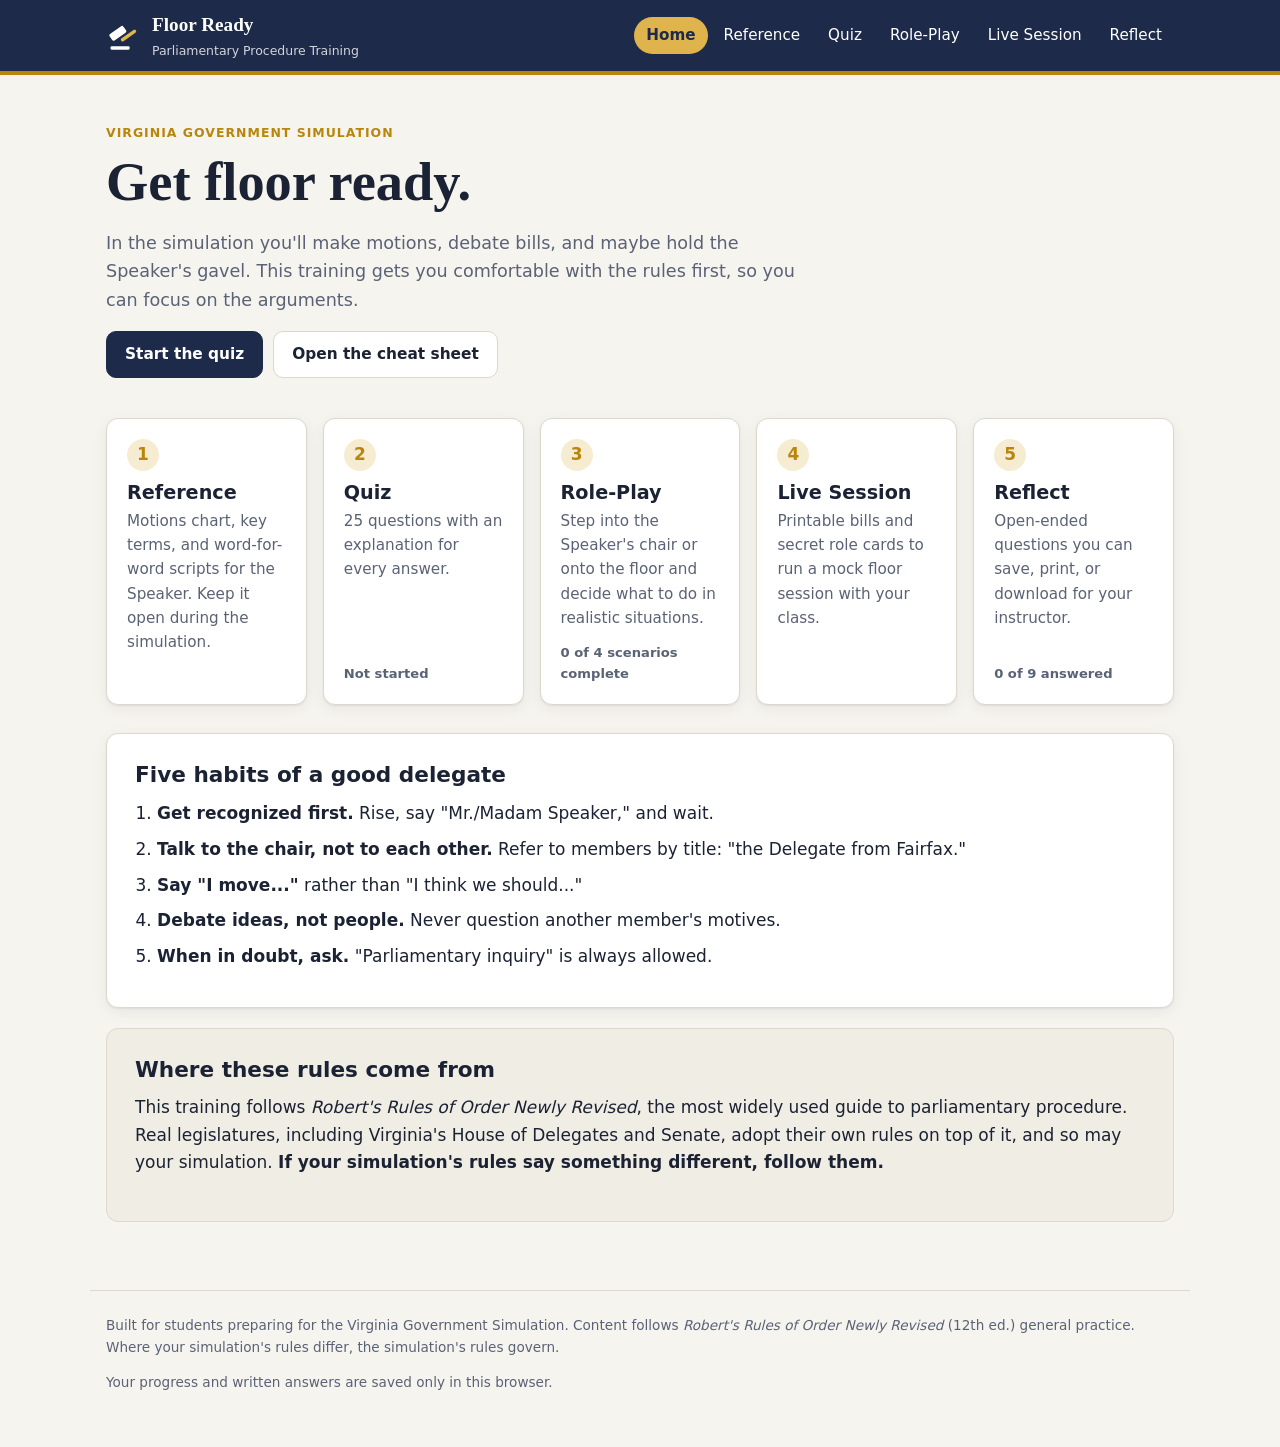
<file: index.html>
<!doctype html>
<html lang="en">
<head>
  <meta charset="utf-8">
  <meta name="viewport" content="width=device-width, initial-scale=1">
  <title>Floor Ready: Parliamentary Procedure</title>
  <meta name="description" content="Interactive parliamentary procedure training for students in the Virginia Government Simulation: quiz, role-play scenarios, and reflection questions.">
  <link rel="stylesheet" href="css/styles.css">
  <link rel="icon" href="data:image/svg+xml,%3Csvg xmlns='http://www.w3.org/2000/svg' viewBox='0 0 64 64'%3E%3Crect x='6' y='22' width='30' height='14' rx='3' transform='rotate(-35 21 29)' fill='%231d2a4a'/%3E%3Crect x='24' y='30' width='32' height='6' rx='3' transform='rotate(-35 40 33)' fill='%23b8860b'/%3E%3Crect x='8' y='52' width='34' height='6' rx='2' fill='%231d2a4a'/%3E%3C/svg%3E">
</head>
<body>
  <a class="skip-link" href="#main">Skip to content</a>

  <header class="site-header">
    <div class="header-inner">
      <a class="brand" href="#home" aria-label="Floor Ready home">
        <svg class="brand-icon" viewBox="0 0 64 64" aria-hidden="true">
          <rect x="6" y="22" width="30" height="14" rx="3" transform="rotate(-35 21 29)" fill="currentColor"/>
          <rect x="24" y="30" width="32" height="6" rx="3" transform="rotate(-35 40 33)" fill="var(--accent)"/>
          <rect x="8" y="52" width="34" height="6" rx="2" fill="currentColor"/>
        </svg>
        <span>
          <strong>Floor Ready</strong>
          <small>Parliamentary Procedure Training</small>
        </span>
      </a>
      <button class="menu-toggle" aria-expanded="false" aria-controls="site-nav">Menu</button>
      <nav id="site-nav" class="site-nav" aria-label="Main">
        <a href="#home" data-route="home">Home</a>
        <a href="#reference" data-route="reference">Reference</a>
        <a href="#quiz" data-route="quiz">Quiz</a>
        <a href="#roleplay" data-route="roleplay">Role-Play</a>
        <a href="#live" data-route="live">Live Session</a>
        <a href="#reflect" data-route="reflect">Reflect</a>
      </nav>
    </div>
  </header>

  <main id="main" tabindex="-1">
    <noscript><p class="notice">This training needs JavaScript turned on.</p></noscript>
  </main>

  <footer class="site-footer">
    <p>Built for students preparing for the Virginia Government Simulation. Content follows <em>Robert's Rules of Order Newly Revised</em> (12th ed.) general practice. Where your simulation's rules differ, the simulation's rules govern.</p>
    <p>Your progress and written answers are saved only in this browser.</p>
  </footer>

  <script src="js/content.js"></script>
  <script src="js/app.js"></script>
</body>
</html>
</file>
<file: css/styles.css>
:root {
  --bg: #f6f4ef;
  --surface: #ffffff;
  --surface-2: #f0ede5;
  --ink: #1b2233;
  --muted: #5a6275;
  --line: #ddd8cc;
  --primary: #1d2a4a;
  --primary-ink: #ffffff;
  --accent: #b8860b;
  --accent-soft: #f6ecd2;
  --good: #1f7a4a;
  --good-soft: #e3f3ea;
  --bad: #b03a2e;
  --bad-soft: #fbe7e4;
  --info-soft: #e7edf8;
  --radius: 12px;
  --shadow: 0 1px 2px rgba(20, 25, 40, .06), 0 4px 16px rgba(20, 25, 40, .06);
  --font: "Segoe UI", system-ui, -apple-system, Roboto, "Helvetica Neue", Arial, sans-serif;
  --serif: Georgia, "Times New Roman", serif;
  color-scheme: light;
}

@media (prefers-color-scheme: dark) {
  :root {
    --bg: #12151d;
    --surface: #1a1f2b;
    --surface-2: #222838;
    --ink: #e8eaf0;
    --muted: #a3aabb;
    --line: #2f3646;
    --primary: #8fa8e6;
    --primary-ink: #0f1420;
    --accent: #e0b44c;
    --accent-soft: #3a3220;
    --good: #5cc98e;
    --good-soft: #193326;
    --bad: #f08a7e;
    --bad-soft: #3a1f1c;
    --info-soft: #1f2840;
    --shadow: 0 1px 2px rgba(0, 0, 0, .3), 0 4px 16px rgba(0, 0, 0, .25);
    color-scheme: dark;
  }
}

* { box-sizing: border-box; }

html { -webkit-text-size-adjust: 100%; }

body {
  margin: 0;
  background: var(--bg);
  color: var(--ink);
  font: 17px/1.6 var(--font);
}

a { color: var(--primary); }
h1, h2, h3 { line-height: 1.25; margin: 0 0 .5em; }
h1 { font-family: var(--serif); font-size: clamp(1.8rem, 4vw, 2.6rem); }
h2 { font-size: 1.35rem; }
h3 { font-size: 1.08rem; }
p { margin: 0 0 1em; }

.skip-link {
  position: absolute; left: -999px; top: 8px;
  background: var(--surface); padding: 8px 12px; border-radius: 8px; z-index: 20;
}
.skip-link:focus { left: 8px; }

:focus-visible { outline: 3px solid var(--accent); outline-offset: 2px; }

/* ---------- Header ---------- */
.site-header {
  background: #1d2a4a;
  color: #fff;
  border-bottom: 4px solid #b8860b;
  position: sticky; top: 0; z-index: 10;
}
.header-inner {
  max-width: 1100px; margin: 0 auto; padding: 10px 16px;
  display: flex; align-items: center; gap: 16px; flex-wrap: wrap;
}
.brand { display: flex; align-items: center; gap: 10px; color: #fff; text-decoration: none; margin-right: auto; }
.brand-icon { width: 36px; height: 36px; color: #fff; --accent: #e0b44c; }
.brand strong { display: block; font-family: var(--serif); font-size: 1.2rem; }
.brand small { display: block; font-size: .78rem; opacity: .8; }

.site-nav { display: flex; gap: 4px; flex-wrap: wrap; }
.site-nav a {
  color: #fff; text-decoration: none; padding: 6px 12px; border-radius: 999px; font-size: .95rem;
}
.site-nav a:hover { background: rgba(255, 255, 255, .12); }
.site-nav a[aria-current="page"] { background: #e0b44c; color: #1d2a4a; font-weight: 600; }

.menu-toggle {
  display: none; background: transparent; color: #fff; border: 1px solid rgba(255, 255, 255, .5);
  border-radius: 8px; padding: 6px 12px; font: inherit; cursor: pointer;
}

@media (max-width: 760px) {
  .menu-toggle { display: block; }
  .site-nav { display: none; width: 100%; flex-direction: column; padding-bottom: 8px; }
  .site-nav.open { display: flex; }
  .site-nav a { border-radius: 8px; padding: 10px 12px; }
}

/* ---------- Layout ---------- */
main { max-width: 1100px; margin: 0 auto; padding: 24px 16px 48px; }
main:focus, main:focus-visible { outline: none; }

.panel {
  background: var(--surface); border: 1px solid var(--line); border-radius: var(--radius);
  padding: clamp(18px, 3vw, 28px); margin-bottom: 20px; box-shadow: var(--shadow);
}
.panel.subtle { background: var(--surface-2); box-shadow: none; }

.eyebrow {
  text-transform: uppercase; letter-spacing: .08em; font-size: .78rem; font-weight: 700;
  color: var(--accent); margin-bottom: .4em;
}
.eyebrow a { color: inherit; text-decoration: none; }
.eyebrow a:hover { text-decoration: underline; }
.lede { font-size: 1.1rem; color: var(--muted); max-width: 62ch; }
.page-head { margin: 8px 0 24px; }
.hint { color: var(--muted); font-size: .92rem; }
.footnote { color: var(--muted); font-size: .88rem; margin-top: 12px; }
.notice { background: var(--accent-soft); padding: 16px; border-radius: var(--radius); }

.hero { padding: 24px 0 8px; }
.hero h1 { font-size: clamp(2.2rem, 6vw, 3.4rem); margin-bottom: .25em; }
.hero-actions { display: flex; gap: 10px; flex-wrap: wrap; margin: 16px 0 4px; }

/* ---------- Buttons ---------- */
.btn {
  display: inline-flex; align-items: center; justify-content: center; gap: 6px;
  padding: 10px 18px; border-radius: 10px; border: 1px solid var(--line);
  background: var(--surface); color: var(--ink); font: inherit; font-weight: 600; font-size: .96rem;
  text-decoration: none; cursor: pointer; min-height: 44px;
}
.btn:hover { border-color: var(--primary); }
.btn-primary { background: var(--primary); color: var(--primary-ink); border-color: var(--primary); }
.btn-primary:hover { filter: brightness(1.1); }
.btn-danger { color: var(--bad); }
.btn-danger:hover { border-color: var(--bad); }
.link-btn {
  background: none; border: 0; padding: 0; font: inherit; color: var(--primary);
  text-decoration: underline; cursor: pointer;
}

/* ---------- Home cards ---------- */
.cards { display: grid; grid-template-columns: repeat(auto-fit, minmax(200px, 1fr)); gap: 16px; margin: 28px 0; }
.card {
  position: relative; display: flex; flex-direction: column; gap: 4px;
  background: var(--surface); border: 1px solid var(--line); border-radius: var(--radius);
  padding: 20px; color: var(--ink); text-decoration: none; box-shadow: var(--shadow);
  transition: transform .15s ease, border-color .15s ease;
}
.card:hover { transform: translateY(-2px); border-color: var(--accent); }
.card h2 { font-size: 1.2rem; margin: 0; }
.card p { color: var(--muted); font-size: .95rem; margin: 0 0 8px; flex: 1; }
.card-num {
  width: 32px; height: 32px; border-radius: 50%; background: var(--accent-soft); color: var(--accent);
  display: grid; place-items: center; font-weight: 700; margin-bottom: 6px;
}
.card-status { font-size: .82rem; font-weight: 600; color: var(--muted); }
.card-status.done { color: var(--good); }

.habits { padding-left: 1.3em; margin: 0; }
.habits li { margin-bottom: .5em; }

/* ---------- Reference ---------- */
.jump { display: flex; flex-wrap: wrap; gap: 8px; }
.jump a {
  padding: 6px 12px; border: 1px solid var(--line); border-radius: 999px; text-decoration: none;
  background: var(--surface); font-size: .9rem;
}
.search { display: flex; flex-direction: column; gap: 4px; margin-bottom: 14px; max-width: 360px; font-size: .9rem; color: var(--muted); }
input[type="search"], input[type="text"], select, textarea {
  font: inherit; color: var(--ink); background: var(--surface); border: 1px solid var(--line);
  border-radius: 8px; padding: 9px 12px; width: 100%;
}
textarea { resize: vertical; line-height: 1.5; }
input:focus, textarea:focus, select:focus { outline: 3px solid var(--accent); outline-offset: 0; border-color: transparent; }

.table-wrap { overflow-x: auto; }
table.motions { width: 100%; border-collapse: collapse; font-size: .92rem; }
.motions th, .motions td { padding: 10px; border-bottom: 1px solid var(--line); text-align: left; vertical-align: top; }
.motions thead th { background: var(--primary); color: var(--primary-ink); position: sticky; top: 0; font-size: .82rem; }
.motions tbody th { font-weight: 600; min-width: 150px; }
.motions q { quotes: none; font-style: italic; color: var(--muted); }
.group-row th { background: var(--surface-2); font-size: .95rem; padding-top: 14px; }
.group-row span { display: block; font-weight: 400; font-size: .84rem; color: var(--muted); }
.yn { font-weight: 600; }
.yn.yes { color: var(--good); }
.yn.no { color: var(--bad); }
.yn.maybe { color: var(--accent); }

@media (max-width: 760px) {
  table.motions, .motions tbody, .motions tr, .motions th, .motions td { display: block; width: 100%; }
  .motions thead { display: none; }
  .motions tr.motion-row { border: 1px solid var(--line); border-radius: 10px; margin: 10px 0; padding: 8px 12px; }
  .motions tr[hidden], .motions tbody[hidden] { display: none; }
  .motions .motion-row th, .motions .motion-row td { border: 0; padding: 4px 0; }
  .motions .motion-row td { display: grid; grid-template-columns: 9.5em 1fr; gap: 8px; }
  .motions .motion-row td::before { content: attr(data-label); font-weight: 600; color: var(--muted); font-size: .85rem; }
  .motions .motion-row td[data-label="What you say"] { grid-template-columns: 1fr; }
  .motions .motion-row td[data-label="What you say"]::before { display: none; }
  .group-row th { border-radius: 8px; }
}

.ladder { list-style: none; padding: 0; margin: 16px 0; counter-reset: rank; }
.ladder li {
  counter-increment: rank;
  margin-left: calc(var(--step) * min(1.6vw, 14px));
  background: var(--surface-2); border-left: 4px solid var(--accent);
  padding: 6px 12px; margin-bottom: 4px; border-radius: 0 8px 8px 0; font-size: .95rem;
}
.ladder li::before { content: counter(rank) ". "; font-weight: 700; color: var(--muted); }
.ladder li:last-child { border-left-color: var(--primary); font-weight: 600; }

.script-grid { display: grid; grid-template-columns: repeat(auto-fit, minmax(280px, 1fr)); gap: 14px; }
.script-card { background: var(--surface-2); border-radius: 10px; padding: 16px; }
.script-card p { font-size: .94rem; margin-bottom: .6em; }

.glossary { display: grid; grid-template-columns: repeat(auto-fit, minmax(280px, 1fr)); gap: 12px 24px; margin: 0; }
.glossary dt { font-weight: 700; }
.glossary dd { margin: 0; color: var(--muted); font-size: .95rem; }

/* ---------- Quiz ---------- */
.quiz-start fieldset { border: 0; padding: 0; margin: 0 0 14px; display: grid; gap: 10px; }
.quiz-start legend { font-weight: 700; margin-bottom: 10px; }
.radio-card {
  display: flex; align-items: center; gap: 12px; border: 1px solid var(--line); border-radius: 10px;
  padding: 12px 14px; cursor: pointer;
}
.radio-card:has(input:checked) { border-color: var(--primary); background: var(--info-soft); }
.radio-card span { display: flex; flex-wrap: wrap; gap: 4px 10px; align-items: center; }
.radio-card select { width: auto; padding: 4px 8px; }
.check { display: flex; gap: 8px; align-items: center; margin-bottom: 16px; }
.stat { font-size: 1.05rem; }

.progress { height: 8px; background: var(--surface-2); border-radius: 999px; overflow: hidden; margin-bottom: 8px; }
.progress-bar { height: 100%; background: var(--accent); transition: width .3s ease; }
.progress-label { display: flex; justify-content: space-between; color: var(--muted); font-size: .9rem; }
.score-pill { background: var(--surface-2); padding: 2px 10px; border-radius: 999px; font-weight: 600; }
.topic-tag {
  display: inline-block; font-size: .78rem; font-weight: 700; text-transform: uppercase; letter-spacing: .06em;
  background: var(--accent-soft); color: var(--accent); padding: 3px 10px; border-radius: 999px;
}
.question { font-family: var(--font); font-size: clamp(1.2rem, 2.6vw, 1.5rem); margin: 10px 0 18px; }

.options { display: grid; gap: 10px; margin-bottom: 14px; }
.option {
  display: flex; gap: 12px; align-items: flex-start; text-align: left; width: 100%;
  padding: 14px 16px; border-radius: 10px; border: 2px solid var(--line); background: var(--surface);
  color: var(--ink); font: inherit; cursor: pointer; min-height: 48px;
}
.option:hover:not(:disabled) { border-color: var(--primary); }
.option:disabled { cursor: default; }
.option .letter {
  flex: none; width: 28px; height: 28px; border-radius: 50%; display: grid; place-items: center;
  background: var(--surface-2); font-weight: 700; font-size: .85rem;
}
.option.correct { border-color: var(--good); background: var(--good-soft); }
.option.correct .letter { background: var(--good); color: #fff; }
.option.wrong { border-color: var(--bad); background: var(--bad-soft); }
.option.wrong .letter { background: var(--bad); color: #fff; }
.option.faded { opacity: .55; }

.feedback { display: none; border-radius: 10px; padding: 16px 18px; margin-top: 8px; }
.feedback.show { display: block; }
.feedback.is-right { background: var(--good-soft); border-left: 5px solid var(--good); }
.feedback.is-wrong { background: var(--bad-soft); border-left: 5px solid var(--bad); }
.feedback.is-model { background: var(--info-soft); border-left: 5px solid var(--primary); }
.feedback .verdict { font-weight: 700; margin-bottom: .3em; }
.feedback p:last-of-type { margin-bottom: .8em; }
.feedback blockquote {
  margin: 0 0 12px; padding: 12px 16px; background: var(--surface); border-radius: 8px;
  font-family: var(--serif); font-size: 1.05rem;
}

.order-list { list-style: none; padding: 0; margin: 0 0 14px; counter-reset: ord; }
.order-list li {
  counter-increment: ord; display: flex; align-items: center; gap: 10px;
  border: 2px solid var(--line); border-radius: 10px; padding: 8px 10px 8px 14px; margin-bottom: 8px; background: var(--surface);
}
.order-list li::before { content: counter(ord); font-weight: 700; color: var(--muted); min-width: 1.2em; }
.order-text { flex: 1; }
.order-list li.correct { border-color: var(--good); background: var(--good-soft); }
.order-list li.wrong { border-color: var(--bad); background: var(--bad-soft); }
.order-btns { display: flex; gap: 4px; }
.icon-btn {
  width: 40px; height: 40px; border-radius: 8px; border: 1px solid var(--line); background: var(--surface-2);
  color: var(--ink); cursor: pointer; font-size: .8rem;
}
.icon-btn:disabled { opacity: .35; cursor: default; }
.answer-key { margin: 0 0 10px; }

.results { text-align: center; }
.results .lede { margin: 0 auto 8px; }
.results .hero-actions { justify-content: center; }
.big-score { font-family: var(--serif); font-size: 3.6rem; font-weight: 700; color: var(--primary); }
.badge { background: var(--accent); color: #1d2a4a; border-radius: 999px; padding: 2px 10px; font-size: .85rem; font-weight: 700; }
.review-item { border-top: 1px solid var(--line); padding-top: 14px; margin-top: 14px; }
.review-item p { color: var(--muted); font-size: .95rem; }
.review-item .key { color: var(--ink); }

/* ---------- Role-play ---------- */
.scenario-list { display: grid; grid-template-columns: repeat(auto-fit, minmax(260px, 1fr)); gap: 16px; margin-bottom: 24px; }
.role-tag {
  display: inline-block; align-self: flex-start; font-size: .78rem; font-weight: 700;
  background: var(--info-soft); color: var(--primary); padding: 3px 10px; border-radius: 999px; margin-bottom: 6px;
}
.role-tag.big { font-size: .95rem; padding: 5px 14px; }

.transcript { display: grid; gap: 16px; }
.step {
  background: var(--surface); border: 1px solid var(--line); border-radius: var(--radius); padding: 20px;
  scroll-margin-top: 90px; opacity: .72;
}
.step.current, .step.finish { opacity: 1; box-shadow: var(--shadow); border-color: var(--accent); }
.step-num { font-size: .8rem; font-weight: 700; color: var(--muted); text-transform: uppercase; letter-spacing: .06em; margin-bottom: 6px; }
.narration {
  font-family: var(--serif); font-size: 1.08rem; background: var(--surface-2); padding: 14px 16px;
  border-radius: 8px; border-left: 4px solid var(--accent);
}
.step-prompt { font-size: 1.12rem; }
.script-label { display: flex; flex-direction: column; gap: 6px; margin-bottom: 12px; font-weight: 600; }
.tips { margin: 0 0 12px; padding-left: 1.2em; }
.tips li { margin-bottom: .3em; }
.finish ul { padding-left: 1.2em; }

/* ---------- Live session ---------- */
table.simple { width: 100%; border-collapse: collapse; }
.simple th, .simple td { text-align: left; padding: 8px 10px; border-bottom: 1px solid var(--line); vertical-align: top; }
.simple td:first-child { white-space: nowrap; font-weight: 600; width: 1%; }

.bills { display: grid; grid-template-columns: repeat(auto-fit, minmax(300px, 1fr)); gap: 16px; }
.bill {
  background: #fffdf7; color: #1b2233; border: 1px solid #d8d1bd; border-radius: 6px; padding: 24px;
  font-family: var(--serif); box-shadow: inset 0 0 0 6px #fff, inset 0 0 0 7px #e9e2cf;
}
.bill h3 { font-size: 1.6rem; text-align: center; margin: 4px 0 0; }
.bill-head { text-align: center; font-size: .75rem; letter-spacing: .12em; font-family: var(--font); color: #6b6350; }
.bill-title { text-align: center; font-weight: 700; }
.bill-patron { text-align: center; font-style: italic; font-size: .9rem; }
.bill-enact { font-style: italic; border-top: 1px solid #d8d1bd; padding-top: 10px; }

.role-cards { display: grid; grid-template-columns: repeat(auto-fill, minmax(240px, 1fr)); gap: 14px; }
.role-card {
  border: 2px dashed var(--line); border-radius: 10px; padding: 16px; background: var(--surface);
  break-inside: avoid;
}
.role-card.secret { border-color: var(--accent); }
.role-card-top { font-size: .72rem; letter-spacing: .12em; font-weight: 700; color: var(--muted); margin-bottom: 4px; }
.role-card h3 { font-family: var(--serif); font-size: 1.25rem; }
.role-card p { font-size: .93rem; }
.secret-tag {
  background: var(--accent); color: #1d2a4a; border-radius: 4px; padding: 1px 6px; font-size: .7rem;
  letter-spacing: .06em; text-transform: uppercase; font-weight: 700;
}

/* ---------- Reflect ---------- */
.reflect-tools { display: grid; gap: 8px; }
.name-field { display: flex; flex-direction: column; gap: 4px; font-weight: 600; max-width: 360px; }
.status { min-height: 1.4em; color: var(--good); font-size: .9rem; margin: 0; }
.reflection { border-top: 1px solid var(--line); padding-top: 18px; margin-top: 18px; }
.reflection:first-of-type { border-top: 0; padding-top: 0; margin-top: 0; }
.reflection .prompt { color: var(--ink); }
.reflection-foot { display: flex; justify-content: space-between; align-items: center; margin-top: 6px; font-size: .9rem; }
.wc { color: var(--muted); }
.consider { background: var(--accent-soft); border-radius: 8px; padding: 12px 16px; margin-top: 10px; font-size: .95rem; }
.consider ul { margin: 0; padding-left: 1.2em; }
.consider .hint { margin: 0; }
.print-only { display: none; }

/* ---------- Footer ---------- */
.site-footer {
  max-width: 1100px; margin: 0 auto; padding: 24px 16px 40px; color: var(--muted); font-size: .85rem;
  border-top: 1px solid var(--line);
}

/* ---------- Print ---------- */
@media print {
  :root {
    --bg: #fff; --surface: #fff; --surface-2: #f3f3f3; --ink: #000; --muted: #333; --line: #bbb;
    --primary: #1d2a4a; --primary-ink: #fff; --shadow: none; color-scheme: light;
  }
  body { font-size: 11pt; background: #fff; }
  .site-header, .site-footer, .skip-link, .no-print, .jump, .search, .hero-actions, .reflection-foot, .consider, .btn, .link-btn { display: none !important; }
  main { padding: 0; max-width: none; }
  .panel { box-shadow: none; border: 0; padding: 0; margin-bottom: 18px; }
  .print-only { display: block; }
  .reflection textarea { display: none; }
  .print-answer { white-space: pre-wrap; border: 1px solid #bbb; border-radius: 6px; padding: 8px 10px; min-height: 5em; }
  .print-name { font-weight: 700; margin-bottom: 12px; }
  .reflection, .script-card, .bill, .role-card, .review-item { break-inside: avoid; }
  .motions thead th { position: static; }
  a { color: #000; text-decoration: none; }

  body[data-print="cards"] main > :not(.print-cards),
  body[data-print="bills"] main > :not(.print-bills) { display: none !important; }
  body[data-print="bills"] .bill { break-after: page; box-shadow: none; }
  .role-cards { grid-template-columns: 1fr 1fr; }
  .role-card { border: 2px dashed #888; }
}

@media (prefers-reduced-motion: reduce) {
  * { transition: none !important; scroll-behavior: auto !important; }
}
</file>
